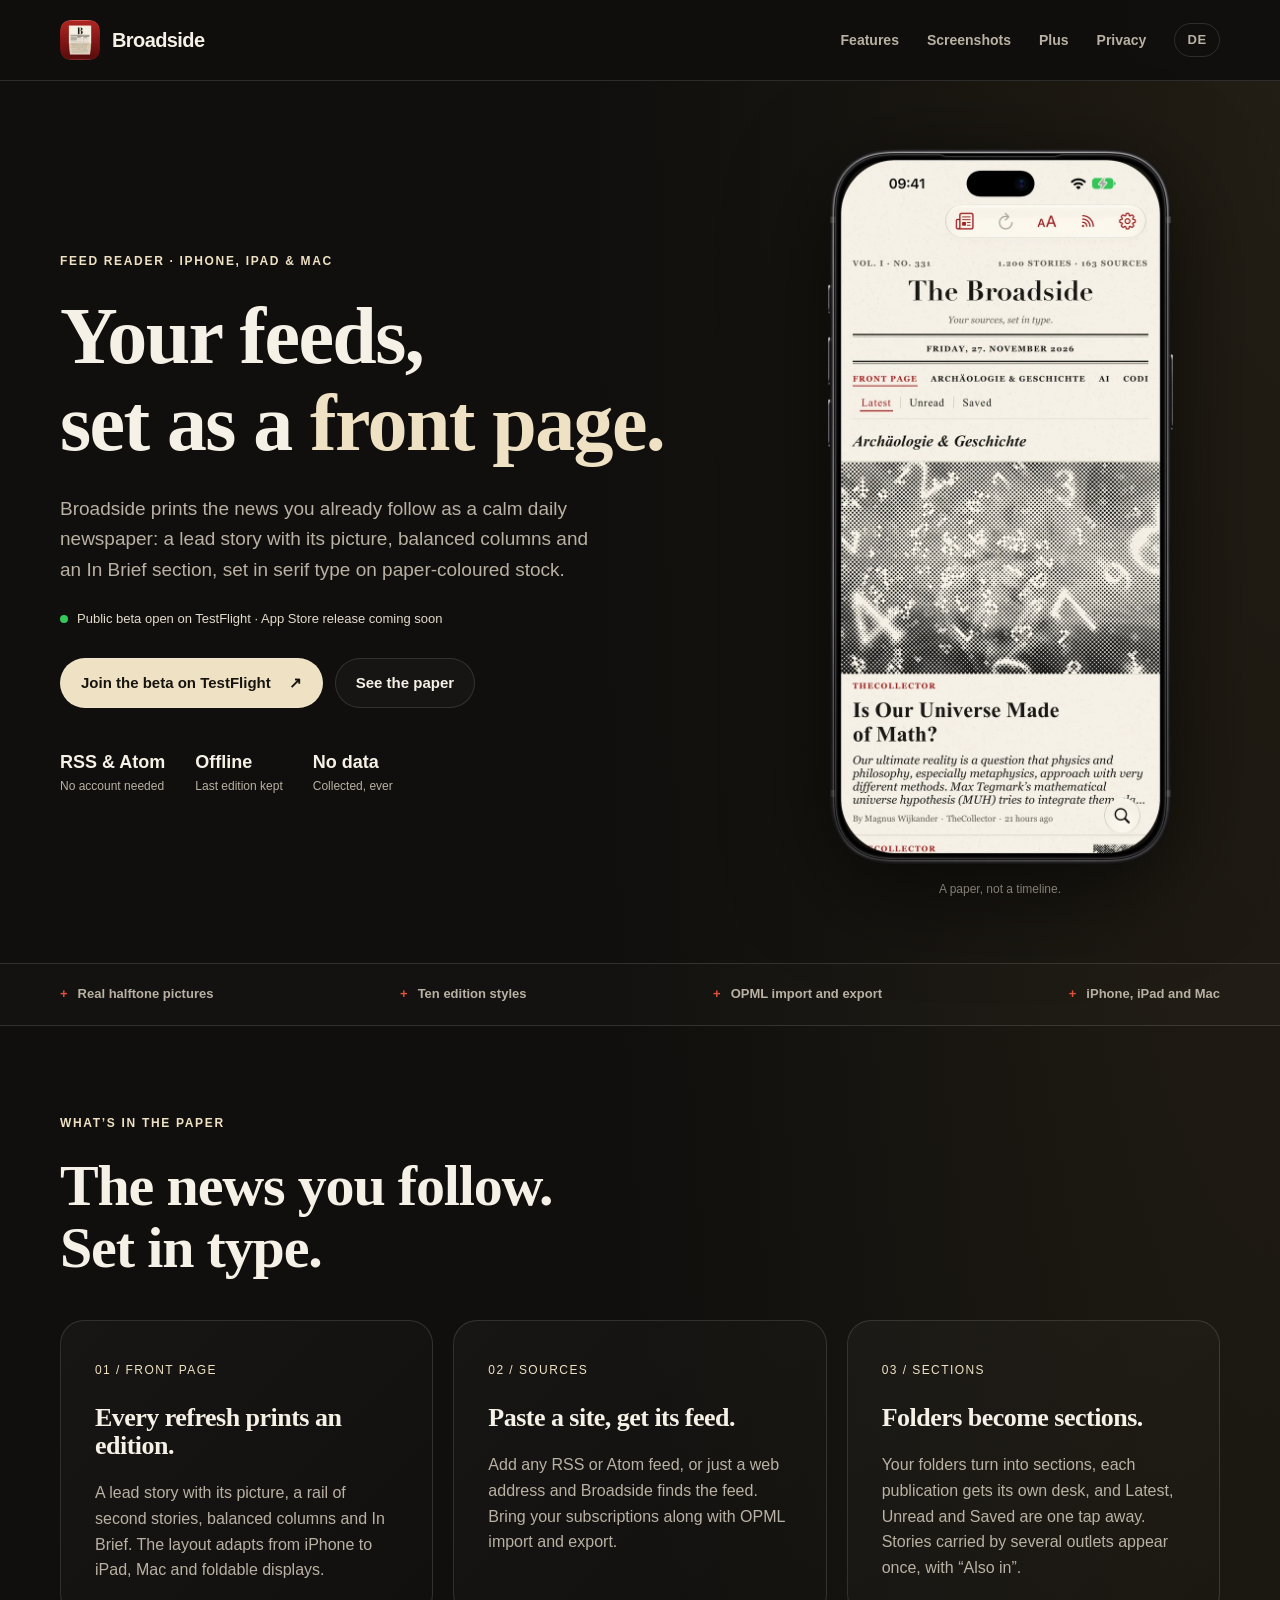
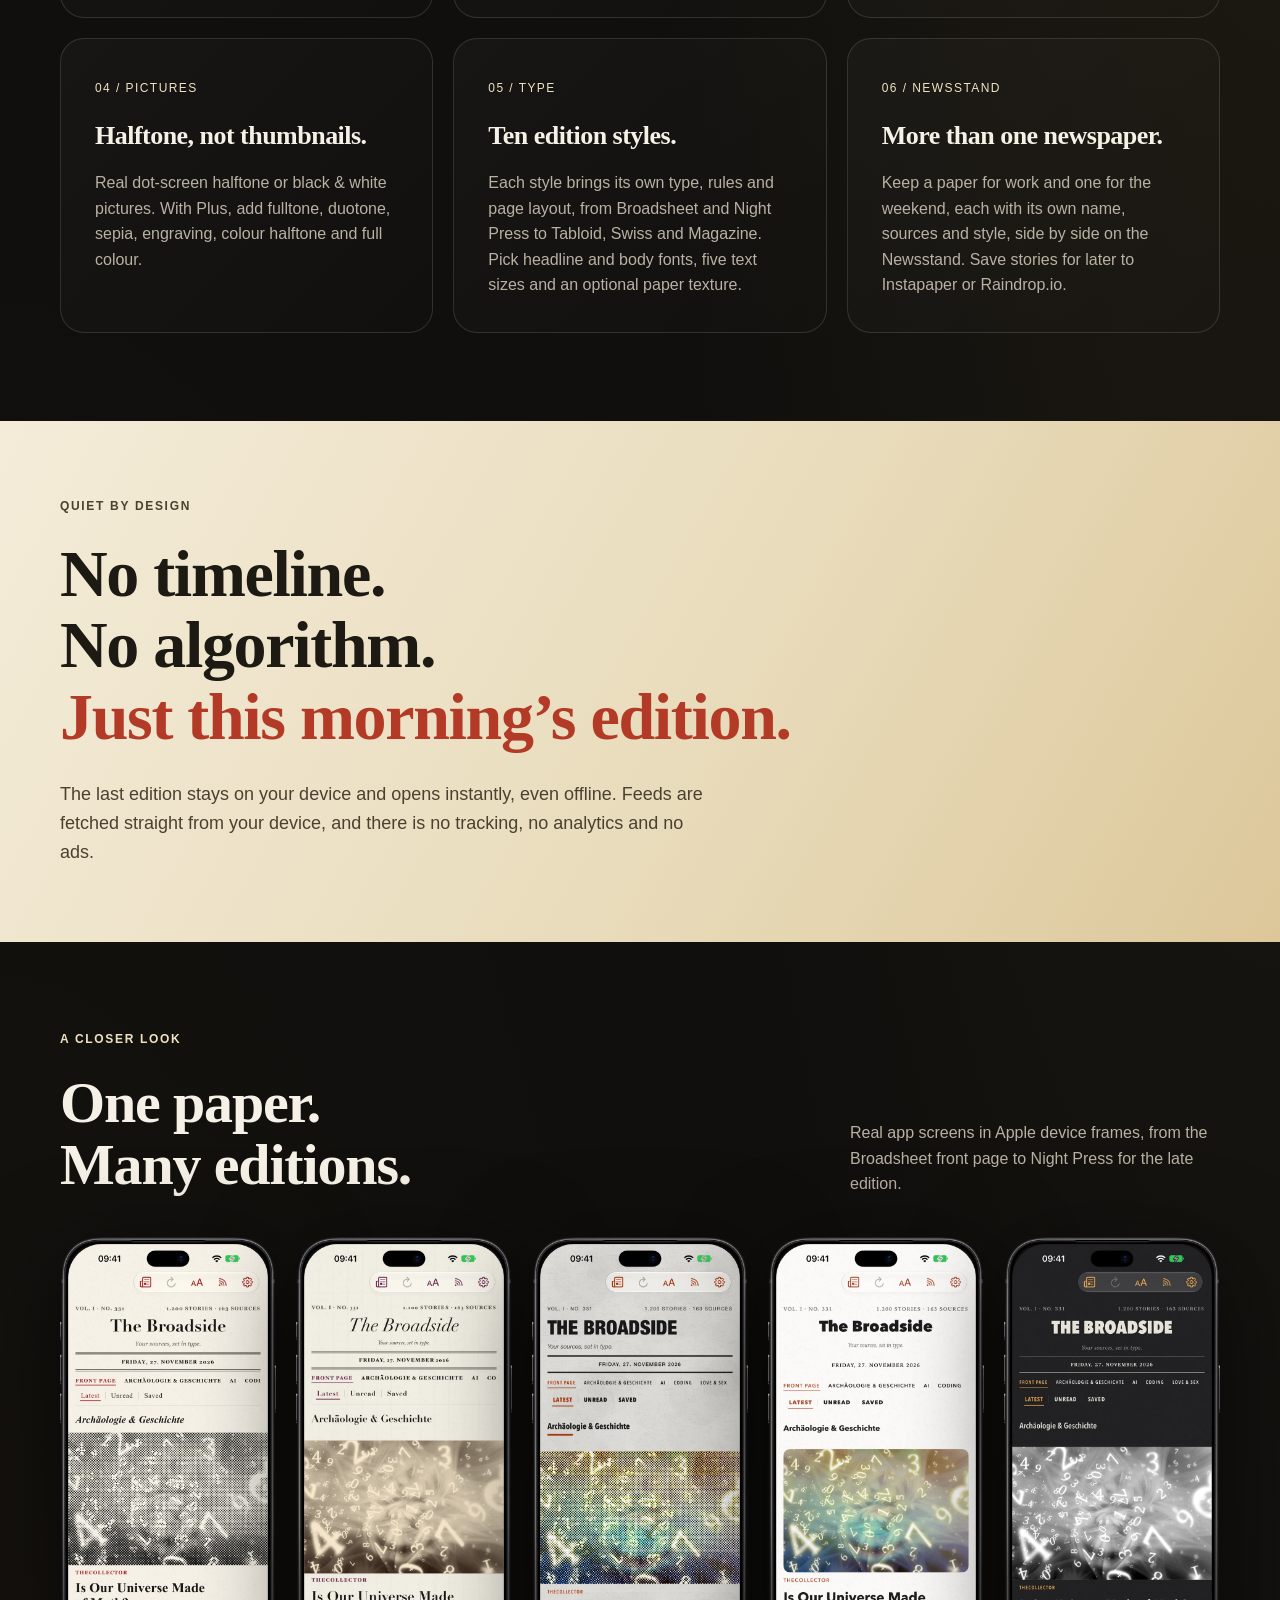
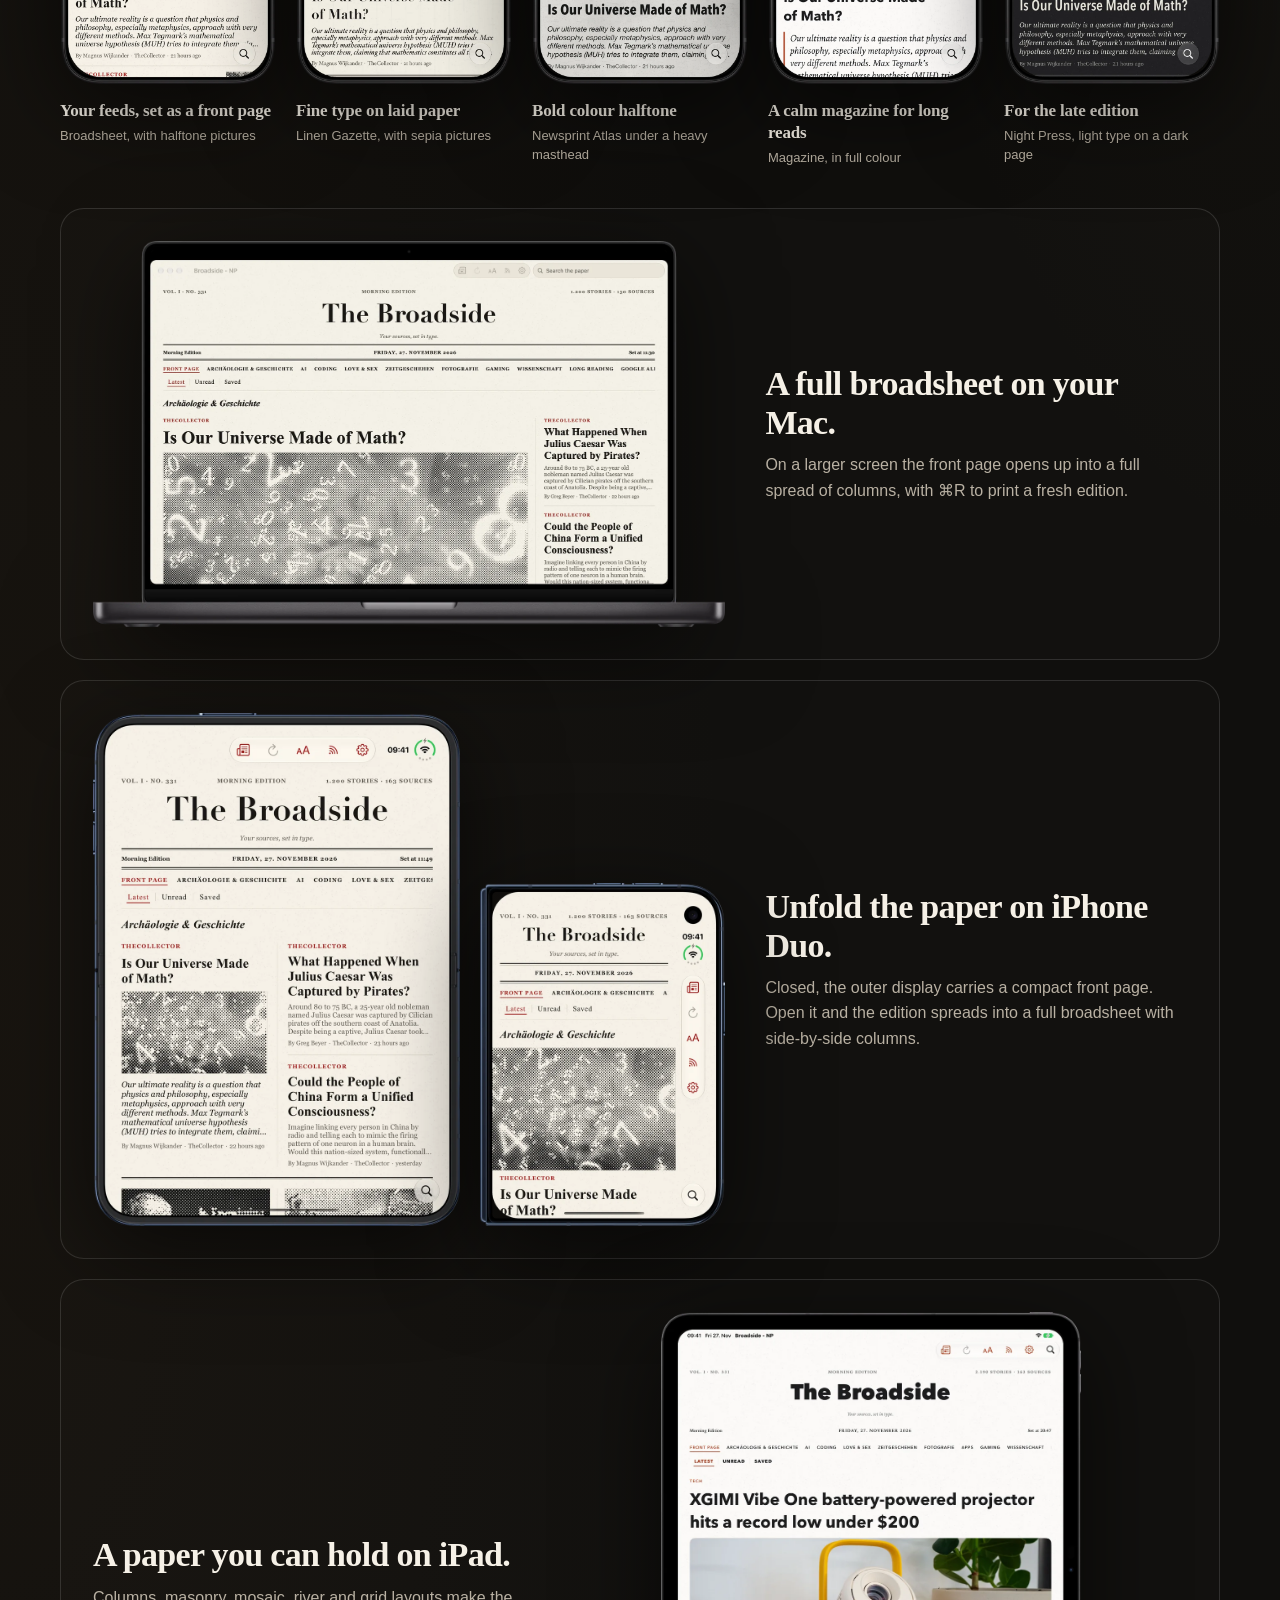
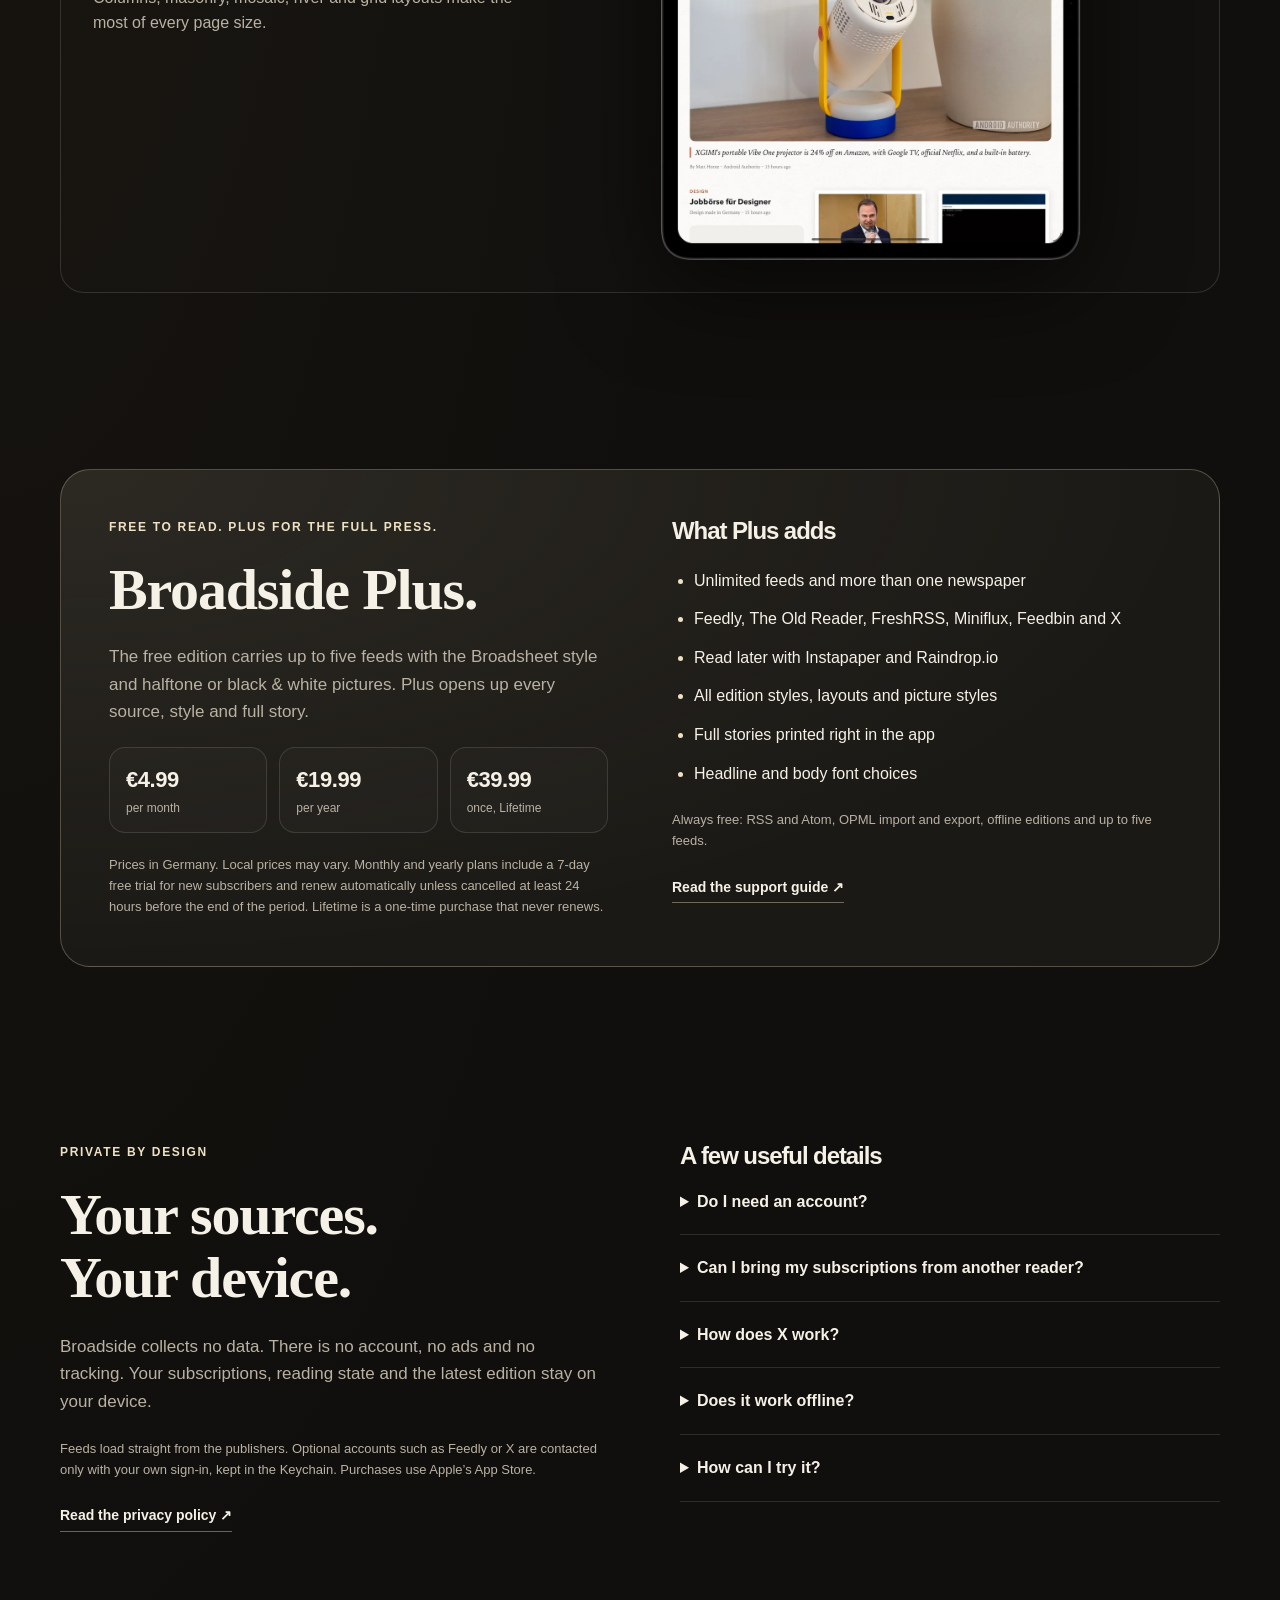
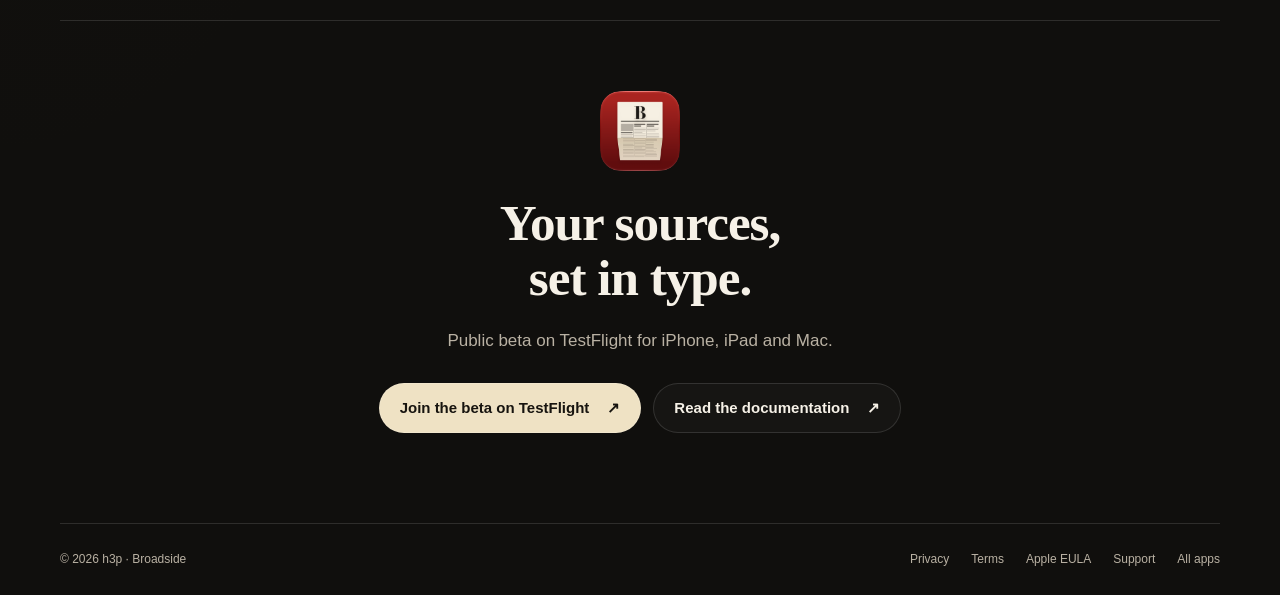
<file: index.html>
<!doctype html>
<html lang="en">
<head>
  <meta charset="utf-8">
  <meta name="viewport" content="width=device-width, initial-scale=1">
  <title>Broadside — Your feeds as a front page</title>
  <meta name="description" content="Broadside sets your RSS and Atom feeds, Feedly and X as a calm printed front page on iPhone, iPad and Mac. Halftone pictures, ten edition styles, offline editions and no data collected.">
  <meta name="theme-color" content="#100f0d">
  <meta property="og:title" content="Broadside — Your feeds as a front page">
  <meta property="og:description" content="Your sources, set in type. Broadside turns RSS, Atom, Feedly and X into a calm daily newspaper for iPhone, iPad and Mac.">
  <meta property="og:type" content="website">
  <meta property="og:url" content="https://h3pdesign.github.io/Broadside-Public/">
  <meta property="og:image" content="https://h3pdesign.github.io/Broadside-Public/assets/app-icon.png?v=2">
  <link rel="canonical" href="https://h3pdesign.github.io/Broadside-Public/">
  <link rel="alternate" hreflang="en" href="https://h3pdesign.github.io/Broadside-Public/">
  <link rel="alternate" hreflang="de" href="https://h3pdesign.github.io/Broadside-Public/de/">
  <link rel="alternate" hreflang="x-default" href="https://h3pdesign.github.io/Broadside-Public/">
  <link rel="icon" href="assets/app-icon.png?v=2">
  <link rel="apple-touch-icon" href="assets/apple-touch-icon.png?v=2">
  <link rel="stylesheet" href="styles.css?v=5">
</head>
<body>
  <a class="skip-link" href="#main">Skip to content</a>
  <header class="site-header">
    <div class="container header-inner">
      <a class="brand" href="#main"><img src="assets/app-icon.png?v=2" width="40" height="40" alt=""><span>Broadside</span></a>
      <div class="header-actions">
        <nav aria-label="Main navigation"><a href="#features">Features</a><a href="#screenshots">Screenshots</a><a href="#plus">Plus</a><a href="#privacy">Privacy</a></nav>
        <a class="lang-switch" href="de/" hreflang="de" lang="de" aria-label="Deutsch">DE</a>
      </div>
    </div>
  </header>
  <main id="main">
    <section class="hero container" aria-labelledby="hero-title">
      <div class="hero-copy">
        <p class="eyebrow">FEED READER · IPHONE, IPAD &amp; MAC</p>
        <h1 id="hero-title">Your feeds,<br>set as a <span>front page.</span></h1>
        <p class="lede">Broadside prints the news you already follow as a calm daily newspaper: a lead story with its picture, balanced columns and an In Brief section, set in serif type on paper-coloured stock.</p>
        <p class="review-status"><span aria-hidden="true"></span>Public beta open on TestFlight · App Store release coming soon</p>
        <div class="actions"><a class="button primary" href="https://testflight.apple.com/join/rrdjZYj8">Join the beta on TestFlight <span aria-hidden="true">↗</span></a><a class="button secondary" href="#screenshots">See the paper</a></div>
        <div class="proof-row"><p><strong>RSS &amp; Atom</strong><span>No account needed</span></p><p><strong>Offline</strong><span>Last edition kept</span></p><p><strong>No data</strong><span>Collected, ever</span></p></div>
      </div>
      <figure class="hero-image"><img src="assets/screenshots/devices/iphone-01-broadsheet.webp" width="700" height="1450" fetchpriority="high" alt="Broadside on iPhone: The Broadside masthead above a halftone lead picture and the headline Is Our Universe Made of Math?"><figcaption>A paper, not a timeline.</figcaption></figure>
    </section>
    <div class="capability-strip" aria-label="Highlights"><div class="container"><span>Real halftone pictures</span><span>Ten edition styles</span><span>OPML import and export</span><span>iPhone, iPad and Mac</span></div></div>
    <section id="features" class="section container" aria-labelledby="features-title">
      <p class="eyebrow">WHAT’S IN THE PAPER</p>
      <h2 id="features-title">The news you follow.<br>Set in type.</h2>
      <div class="feature-grid"><article class="card"><span class="card-number">01 / FRONT PAGE</span><h3>Every refresh prints an edition.</h3><p>A lead story with its picture, a rail of second stories, balanced columns and In Brief. The layout adapts from iPhone to iPad, Mac and foldable displays.</p></article><article class="card"><span class="card-number">02 / SOURCES</span><h3>Paste a site, get its feed.</h3><p>Add any RSS or Atom feed, or just a web address and Broadside finds the feed. Bring your subscriptions along with OPML import and export.</p></article><article class="card"><span class="card-number">03 / SECTIONS</span><h3>Folders become sections.</h3><p>Your folders turn into sections, each publication gets its own desk, and Latest, Unread and Saved are one tap away. Stories carried by several outlets appear once, with “Also in”.</p></article><article class="card"><span class="card-number">04 / PICTURES</span><h3>Halftone, not thumbnails.</h3><p>Real dot-screen halftone or black &amp; white pictures. With Plus, add fulltone, duotone, sepia, engraving, colour halftone and full colour.</p></article><article class="card"><span class="card-number">05 / TYPE</span><h3>Ten edition styles.</h3><p>Each style brings its own type, rules and page layout, from Broadsheet and Night Press to Tabloid, Swiss and Magazine. Pick headline and body fonts, five text sizes and an optional paper texture.</p></article><article class="card"><span class="card-number">06 / NEWSSTAND</span><h3>More than one newspaper.</h3><p>Keep a paper for work and one for the weekend, each with its own name, sources and style, side by side on the Newsstand. Save stories for later to Instapaper or Raindrop.io.</p></article></div>
    </section>
    <section class="statement"><div class="container"><p class="eyebrow">QUIET BY DESIGN</p><h2>No timeline.<br>No algorithm.<br><span>Just this morning’s edition.</span></h2><p>The last edition stays on your device and opens instantly, even offline. Feeds are fetched straight from your device, and there is no tracking, no analytics and no ads.</p></div></section>
    <section id="screenshots" class="section container" aria-labelledby="screenshots-title">
      <div class="section-heading"><div><p class="eyebrow">A CLOSER LOOK</p><h2 id="screenshots-title">One paper.<br>Many editions.</h2></div><p>Real app screens in Apple device frames, from the Broadsheet front page to Night Press for the late edition.<br><span class="gallery-hint">Scroll sideways for all five iPhone screenshots.</span></p></div>
      <div class="gallery" role="region" aria-label="iPhone screenshots" tabindex="0"><figure><img src="assets/screenshots/devices/iphone-01-broadsheet.webp" width="700" height="1450" loading="lazy" alt="Your feeds, set as a front page. The Broadsheet edition with a halftone lead picture."><figcaption><strong>Your feeds, set as a front page</strong><span>Broadsheet, with halftone pictures</span></figcaption></figure><figure><img src="assets/screenshots/devices/iphone-02-linenGazette.webp" width="700" height="1450" loading="lazy" alt="Linen Gazette: fine type on laid paper, with a sepia picture."><figcaption><strong>Fine type on laid paper</strong><span>Linen Gazette, with sepia pictures</span></figcaption></figure><figure><img src="assets/screenshots/devices/iphone-03-newsprintAtlas.webp" width="700" height="1450" loading="lazy" alt="Newsprint Atlas: bold colour halftone under a heavy masthead."><figcaption><strong>Bold colour halftone</strong><span>Newsprint Atlas under a heavy masthead</span></figcaption></figure><figure><img src="assets/screenshots/devices/iphone-04-magazine.webp" width="700" height="1450" loading="lazy" alt="A calm magazine for long reads, with a full-colour picture."><figcaption><strong>A calm magazine for long reads</strong><span>Magazine, in full colour</span></figcaption></figure><figure><img src="assets/screenshots/devices/iphone-05-nightPress.webp" width="700" height="1450" loading="lazy" alt="Night Press for the late edition: light type on a dark page."><figcaption><strong>For the late edition</strong><span>Night Press, light type on a dark page</span></figcaption></figure></div>
      <figure class="device-panel"><img src="assets/screenshots/devices/mac-01-broadsheet.webp" width="1600" height="977" loading="lazy" alt="Broadside on Mac: a full broadsheet front page with several columns of stories."><figcaption><strong>A full broadsheet on your Mac.</strong><span>On a larger screen the front page opens up into a full spread of columns, with ⌘R to print a fresh edition.</span></figcaption></figure>
      <figure class="device-panel duo"><div class="duo-pair"><img src="assets/screenshots/devices/duo-inner-01-broadsheet.webp" width="900" height="1256" loading="lazy" alt="Broadside on iPhone Duo, open: a two-column broadsheet front page across the inner display."><img src="assets/screenshots/devices/duo-outer-01-broadsheet.webp" width="600" height="838" loading="lazy" alt="Broadside on iPhone Duo, closed: the front page on the outer display with the toolbar at the side."></div><figcaption><strong>Unfold the paper on iPhone Duo.</strong><span>Closed, the outer display carries a compact front page. Open it and the edition spreads into a full broadsheet with side-by-side columns.</span></figcaption></figure>
      <figure class="device-panel ipad"><figcaption><strong>A paper you can hold on iPad.</strong><span>Columns, masonry, mosaic, river and grid layouts make the most of every page size.</span></figcaption><img src="assets/screenshots/devices/ipad-04-magazine.webp" width="1000" height="1305" loading="lazy" alt="Broadside on iPad: the Magazine edition with a large picture and long-read columns."></figure>
    </section>
    <section id="plus" class="section container" aria-labelledby="plus-title">
      <div class="access-panel">
        <div><p class="eyebrow">FREE TO READ. PLUS FOR THE FULL PRESS.</p><h2 id="plus-title">Broadside Plus.</h2><p>The free edition carries up to five feeds with the Broadsheet style and halftone or black &amp; white pictures. Plus opens up every source, style and full story.</p><div class="plans"><p><strong>€4.99</strong><span>per month</span></p><p><strong>€19.99</strong><span>per year</span></p><p><strong>€39.99</strong><span>once, Lifetime</span></p></div><p class="small">Prices in Germany. Local prices may vary. Monthly and yearly plans include a 7-day free trial for new subscribers and renew automatically unless cancelled at least 24 hours before the end of the period. Lifetime is a one-time purchase that never renews.</p></div>
        <div class="access-details"><h3>What Plus adds</h3><ul><li>Unlimited feeds and more than one newspaper</li><li>Feedly, The Old Reader, FreshRSS, Miniflux, Feedbin and X</li><li>Read later with Instapaper and Raindrop.io</li><li>All edition styles, layouts and picture styles</li><li>Full stories printed right in the app</li><li>Headline and body font choices</li></ul><p class="small">Always free: RSS and Atom, OPML import and export, offline editions and up to five feeds.</p><a class="text-link" href="https://apps-h3p.com/apps/broadside/support">Read the support guide <span aria-hidden="true">↗</span></a></div>
      </div>
    </section>
    <section id="privacy" class="section container privacy-section" aria-labelledby="privacy-title">
      <div><p class="eyebrow">PRIVATE BY DESIGN</p><h2 id="privacy-title">Your sources.<br>Your device.</h2><p>Broadside collects no data. There is no account, no ads and no tracking. Your subscriptions, reading state and the latest edition stay on your device.</p><p class="small">Feeds load straight from the publishers. Optional accounts such as Feedly or X are contacted only with your own sign-in, kept in the Keychain. Purchases use Apple’s App Store.</p><a class="text-link" href="https://apps-h3p.com/apps/broadside/privacy-policy">Read the privacy policy <span aria-hidden="true">↗</span></a></div>
      <div class="faq"><h3>A few useful details</h3><details><summary>Do I need an account?</summary><p>No. Add any RSS or Atom feed or paste a website address. On first launch you can also tap Add starter feeds to get going straight away.</p></details><details><summary>Can I bring my subscriptions from another reader?</summary><p>Yes. Import an OPML file in Sources, and export your paper the same way. With Plus you can also connect Feedly, The Old Reader, FreshRSS, Miniflux or Feedbin.</p></details><details><summary>How does X work?</summary><p>X is optional and part of Plus. It needs your own X developer app Client ID and an X API plan that includes the home timeline.</p></details><details><summary>Does it work offline?</summary><p>Yes. The last edition is kept on your device and opens instantly, with or without a connection.</p></details><details><summary>How can I try it?</summary><p>The public beta is open now: <a href="https://testflight.apple.com/join/rrdjZYj8">join it on TestFlight</a> on iPhone, iPad or Mac. The App Store release is coming soon; follow the <a href="https://apps-h3p.com/apps/broadside/overview">app documentation</a> for updates.</p></details></div>
    </section>
    <section class="closing container"><img src="assets/app-icon.png?v=2" width="80" height="80" loading="lazy" alt="Broadside app icon"><h2>Your sources,<br>set in type.</h2><p>Public beta on TestFlight for iPhone, iPad and Mac.</p><div class="actions"><a class="button primary" href="https://testflight.apple.com/join/rrdjZYj8">Join the beta on TestFlight <span aria-hidden="true">↗</span></a><a class="button secondary" href="https://apps-h3p.com/apps/broadside/overview">Read the documentation <span aria-hidden="true">↗</span></a></div></section>
  </main>
  <footer class="container site-footer"><p>© 2026 h3p · Broadside</p><nav aria-label="Legal and support"><a href="https://apps-h3p.com/apps/broadside/privacy-policy">Privacy</a><a href="https://apps-h3p.com/policies/terms-of-service">Terms</a><a href="https://www.apple.com/legal/internet-services/itunes/dev/stdeula/">Apple EULA</a><a href="https://apps-h3p.com/apps/broadside/support">Support</a><a href="https://h3pdesign.github.io/">All apps</a></nav></footer>
</body>
</html>
</file>
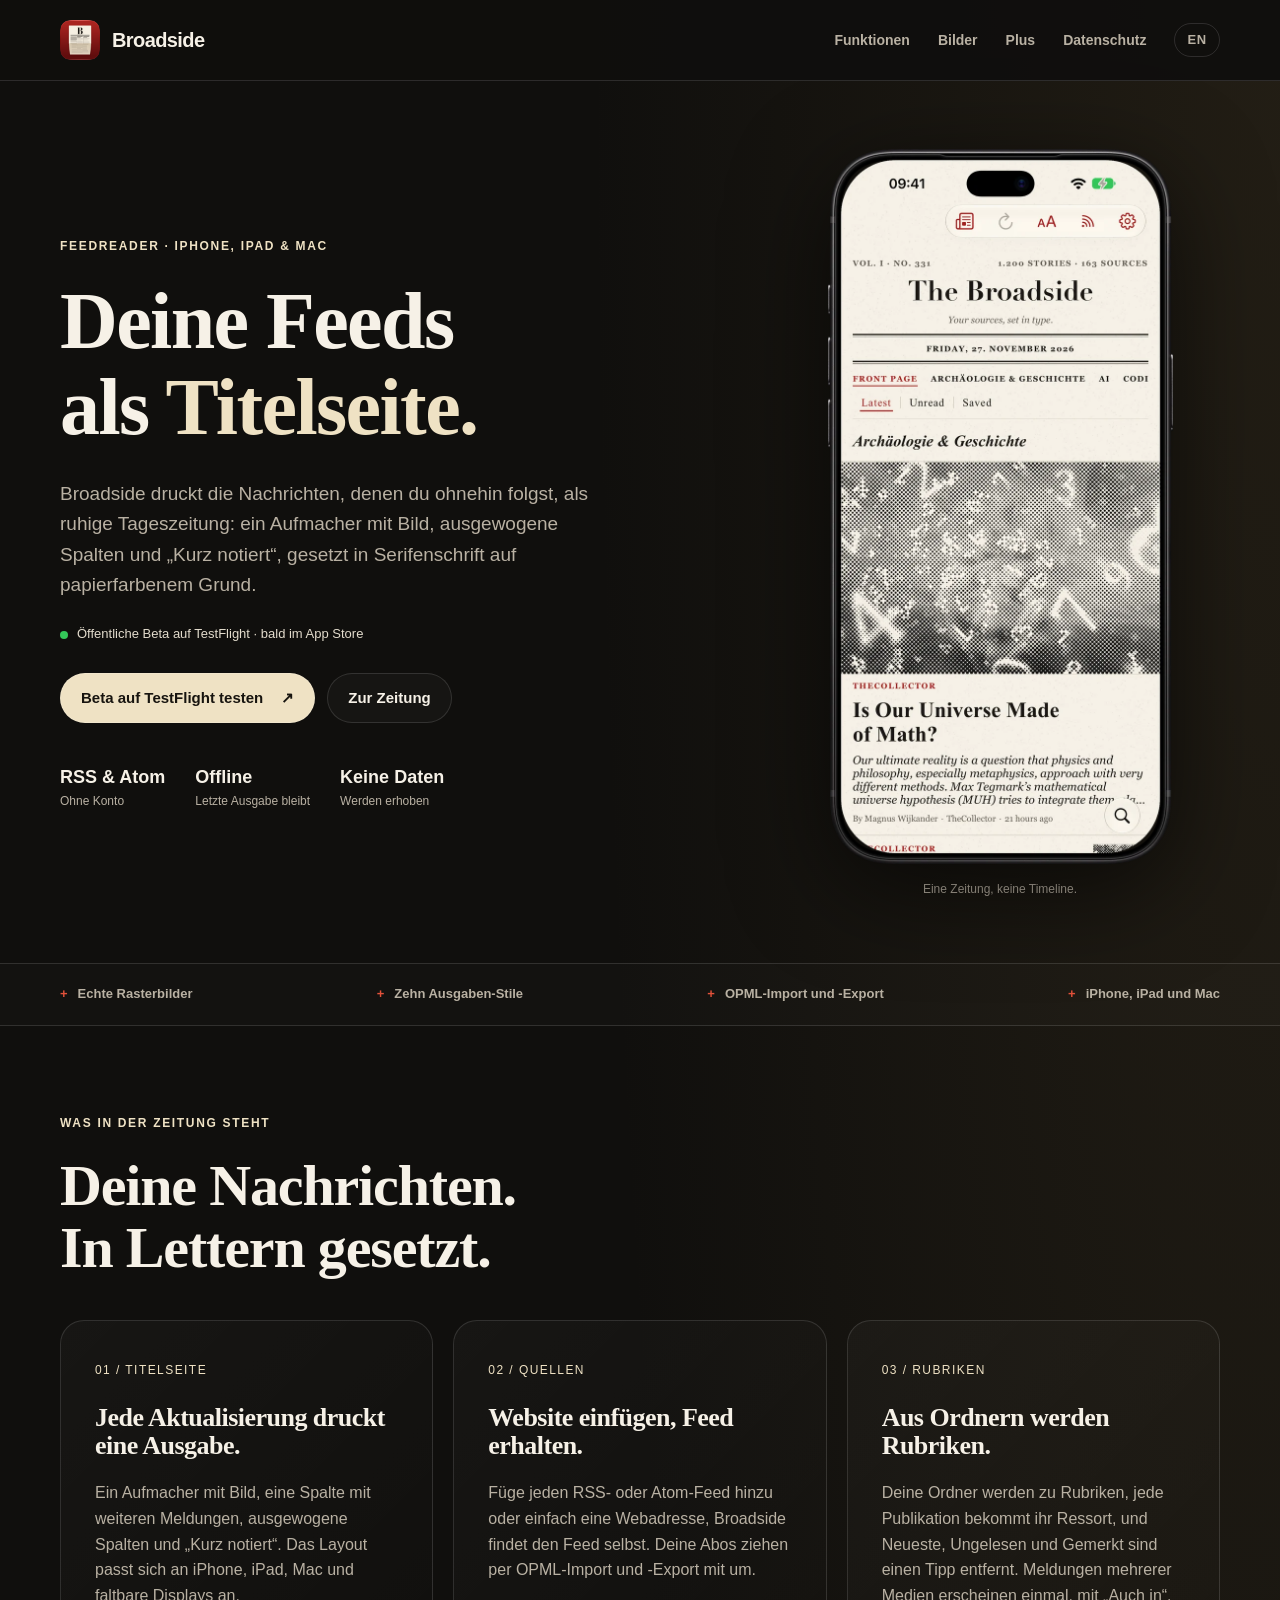
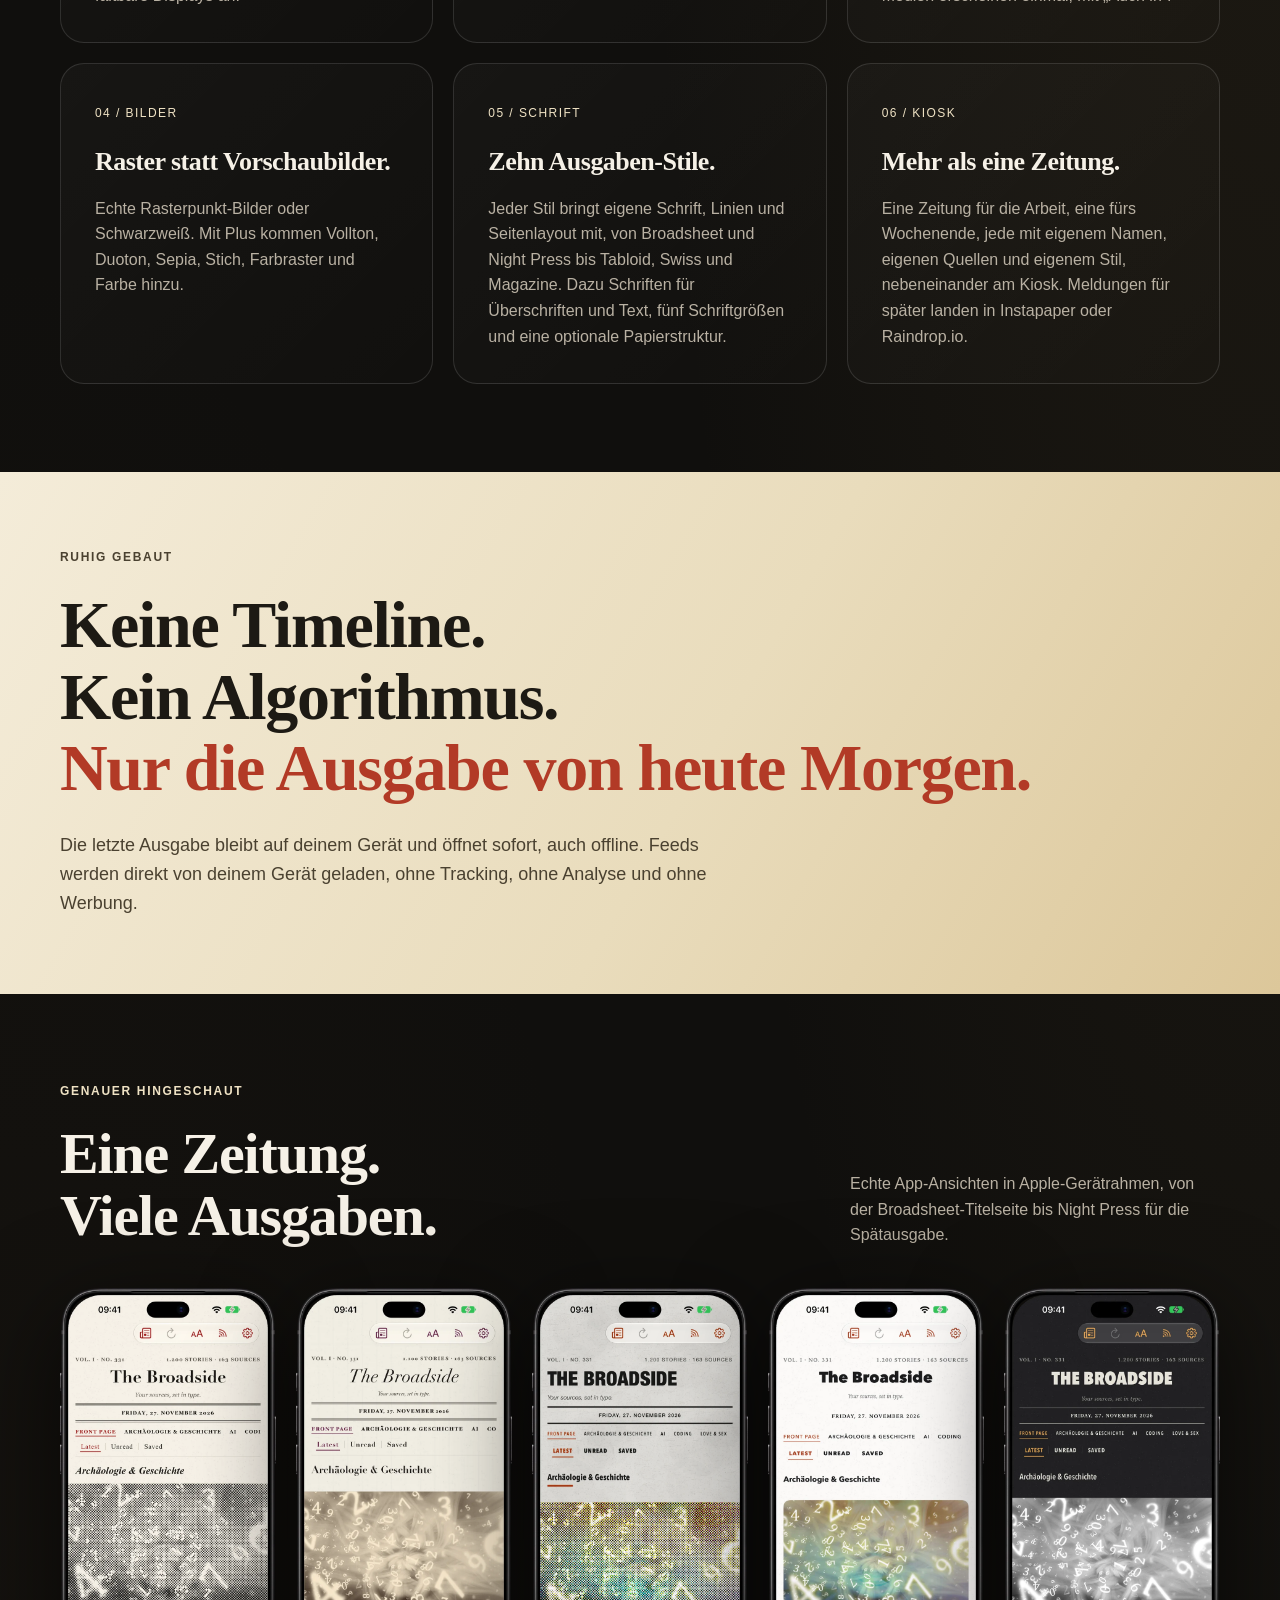
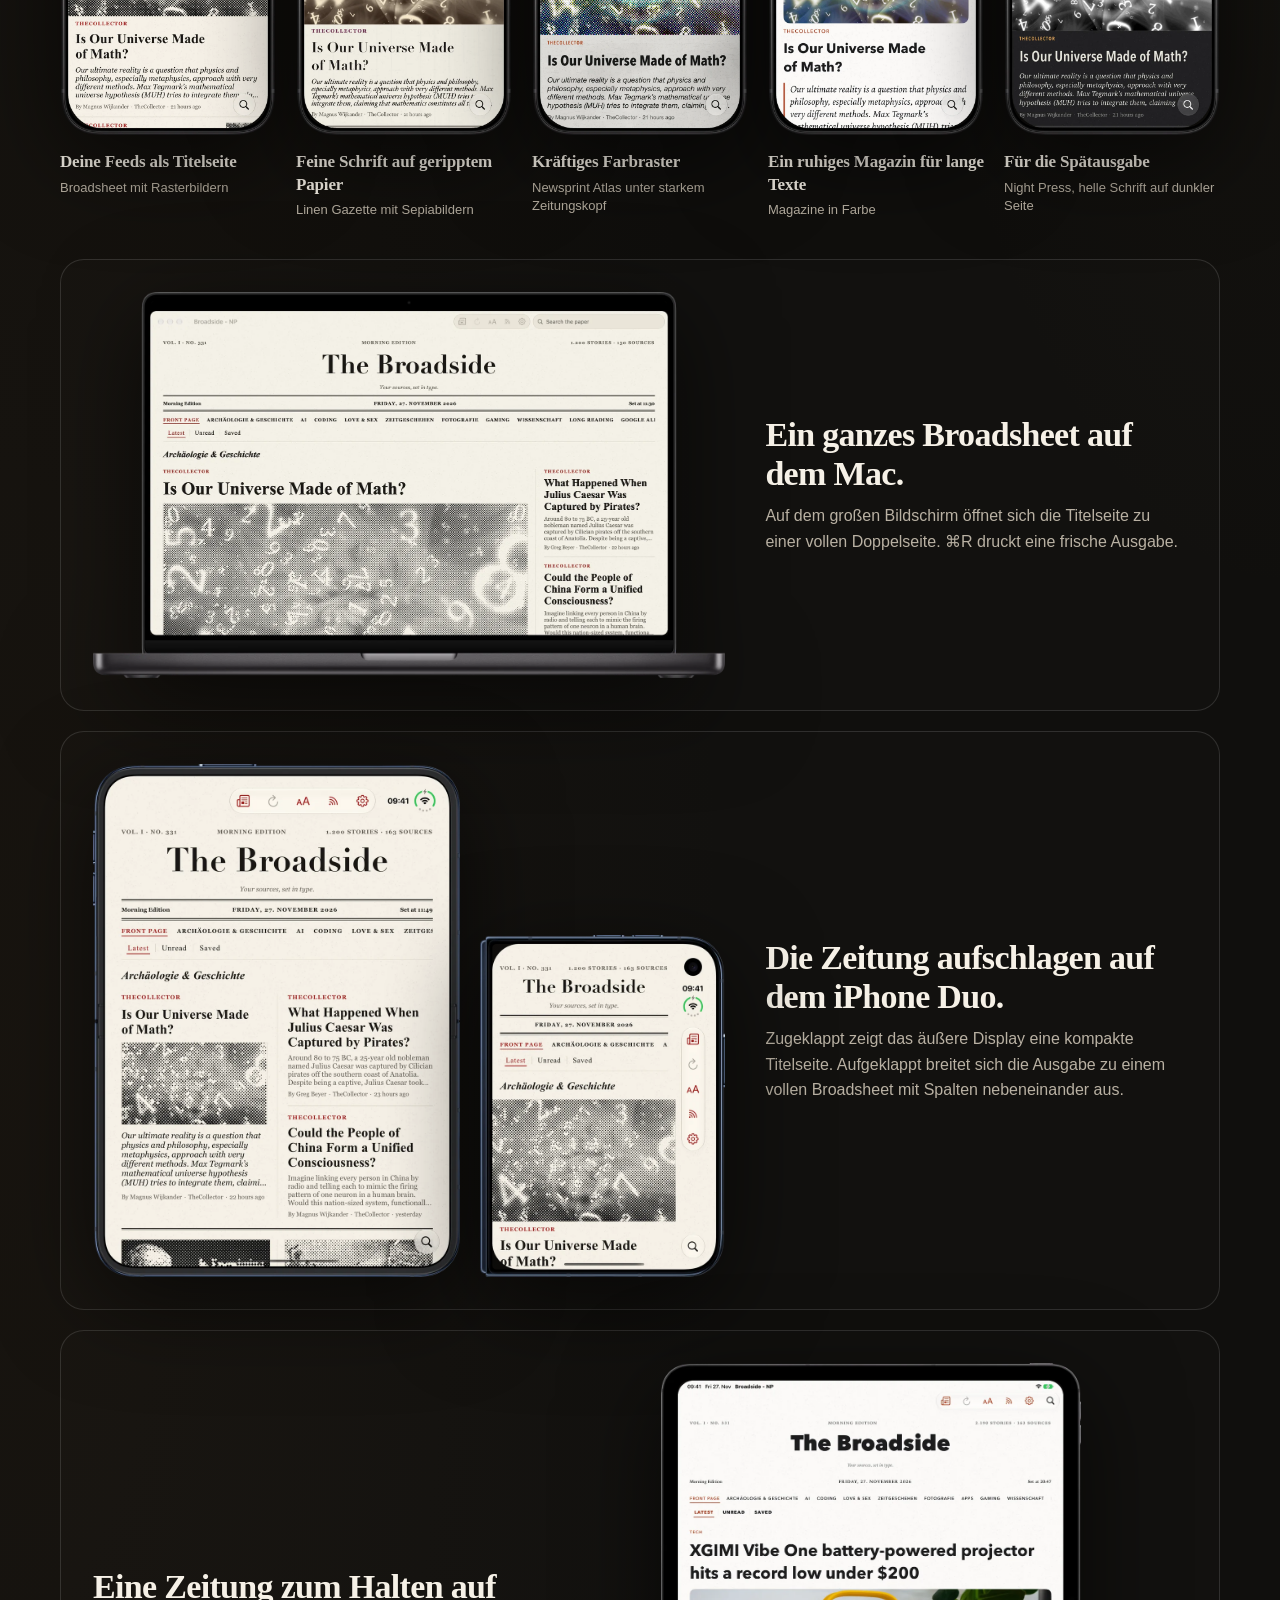
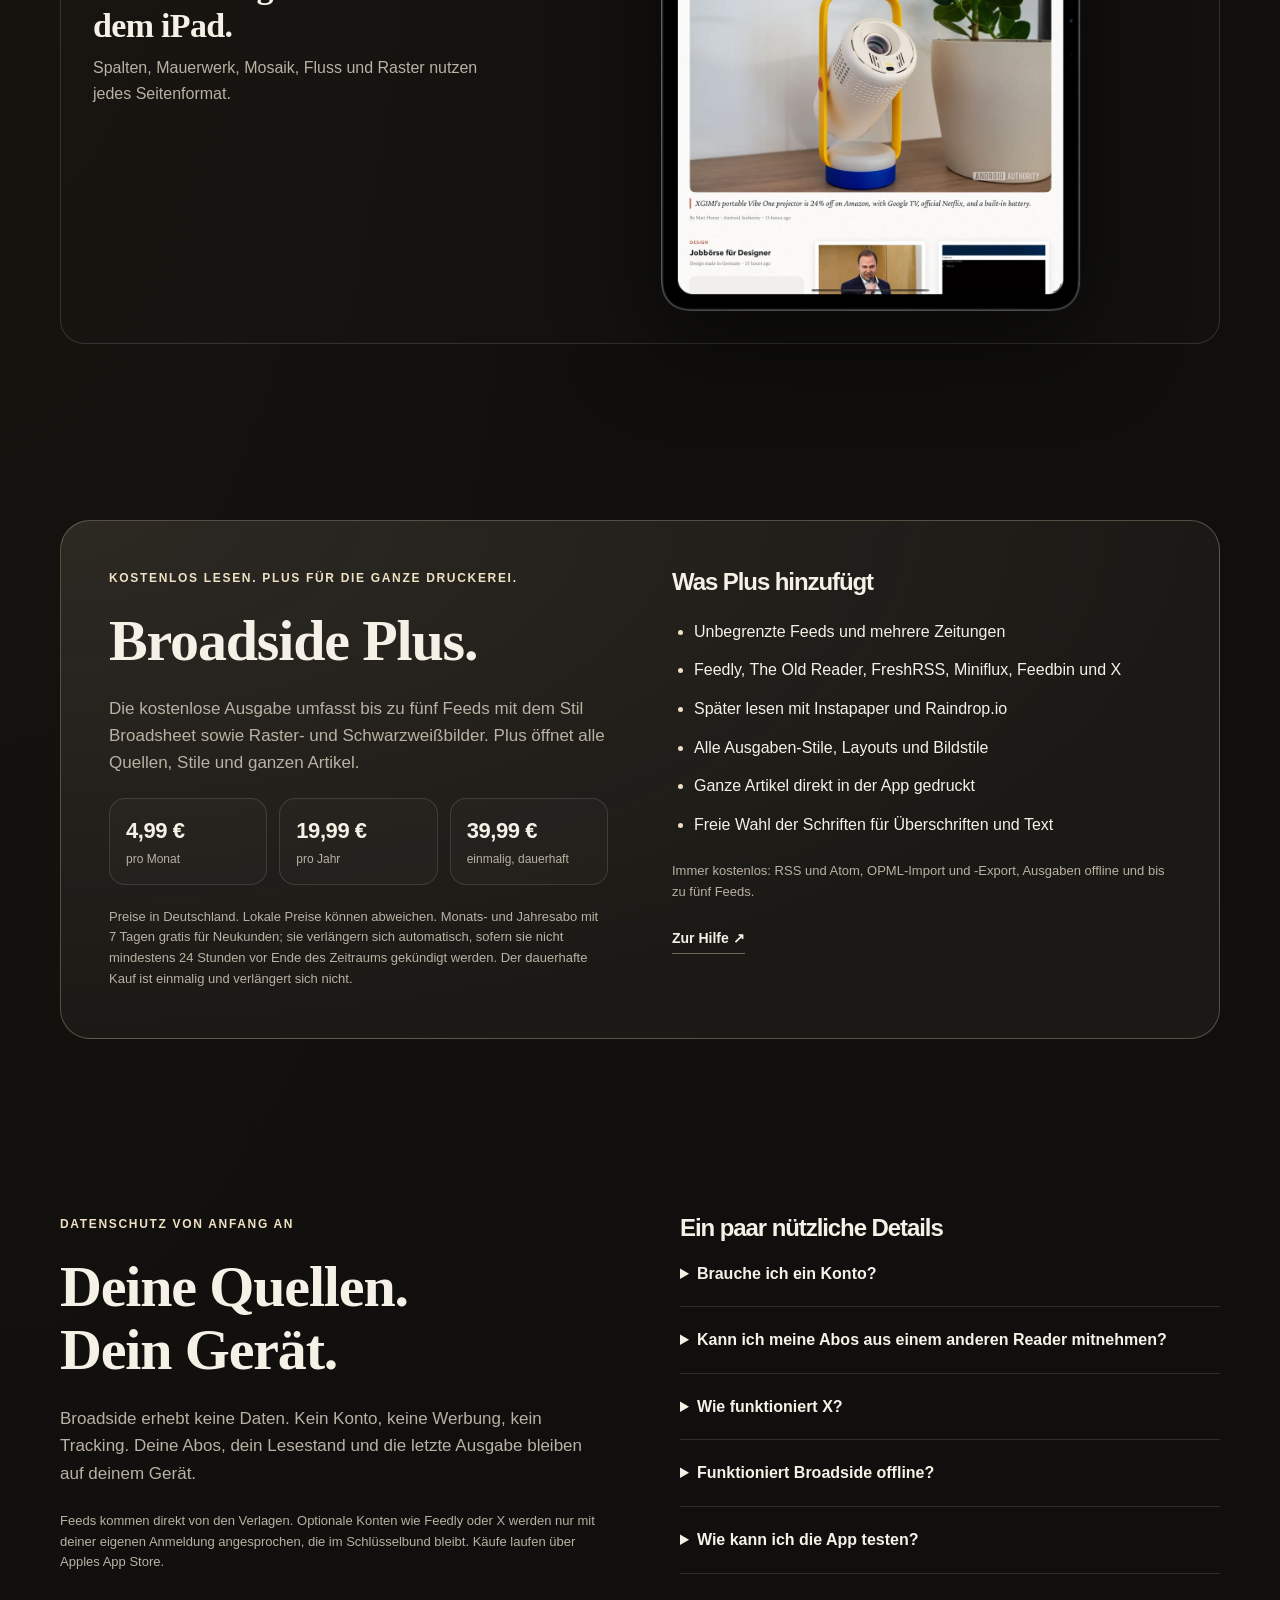
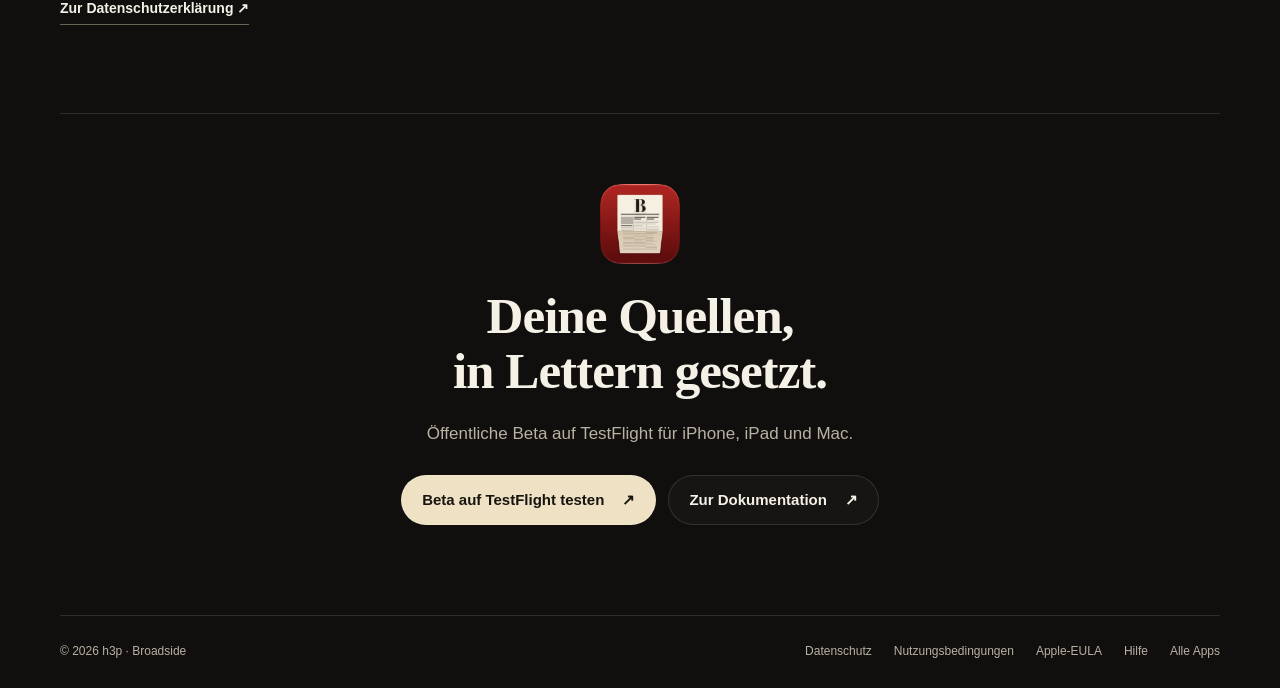
<file: de/index.html>
<!doctype html>
<html lang="de">
<head>
  <meta charset="utf-8">
  <meta name="viewport" content="width=device-width, initial-scale=1">
  <title>Broadside — Deine Feeds als Titelseite</title>
  <meta name="description" content="Broadside setzt deine RSS- und Atom-Feeds, Feedly und X als ruhige gedruckte Titelseite auf iPhone, iPad und Mac. Rasterbilder, zehn Ausgaben-Stile, Ausgaben offline und keine Datenerhebung.">
  <meta name="theme-color" content="#100f0d">
  <meta property="og:title" content="Broadside — Deine Feeds als Titelseite">
  <meta property="og:description" content="Deine Quellen, in Lettern gesetzt. Broadside macht aus RSS, Atom, Feedly und X eine ruhige Tageszeitung für iPhone, iPad und Mac.">
  <meta property="og:type" content="website">
  <meta property="og:locale" content="de_DE">
  <meta property="og:url" content="https://h3pdesign.github.io/Broadside-Public/de/">
  <meta property="og:image" content="https://h3pdesign.github.io/Broadside-Public/assets/app-icon.png?v=2">
  <link rel="canonical" href="https://h3pdesign.github.io/Broadside-Public/de/">
  <link rel="alternate" hreflang="en" href="https://h3pdesign.github.io/Broadside-Public/">
  <link rel="alternate" hreflang="de" href="https://h3pdesign.github.io/Broadside-Public/de/">
  <link rel="alternate" hreflang="x-default" href="https://h3pdesign.github.io/Broadside-Public/">
  <link rel="icon" href="../assets/app-icon.png?v=2">
  <link rel="apple-touch-icon" href="../assets/apple-touch-icon.png?v=2">
  <link rel="stylesheet" href="../styles.css?v=5">
</head>
<body>
  <a class="skip-link" href="#main">Zum Inhalt springen</a>
  <header class="site-header">
    <div class="container header-inner">
      <a class="brand" href="#main"><img src="../assets/app-icon.png?v=2" width="40" height="40" alt=""><span>Broadside</span></a>
      <div class="header-actions">
        <nav aria-label="Hauptnavigation"><a href="#features">Funktionen</a><a href="#screenshots">Bilder</a><a href="#plus">Plus</a><a href="#privacy">Datenschutz</a></nav>
        <a class="lang-switch" href="../" hreflang="en" lang="en" aria-label="English">EN</a>
      </div>
    </div>
  </header>
  <main id="main">
    <section class="hero container" aria-labelledby="hero-title">
      <div class="hero-copy">
        <p class="eyebrow">FEEDREADER · IPHONE, IPAD &amp; MAC</p>
        <h1 id="hero-title">Deine Feeds<br>als <span>Titelseite.</span></h1>
        <p class="lede">Broadside druckt die Nachrichten, denen du ohnehin folgst, als ruhige Tageszeitung: ein Aufmacher mit Bild, ausgewogene Spalten und „Kurz notiert“, gesetzt in Serifenschrift auf papierfarbenem Grund.</p>
        <p class="review-status"><span aria-hidden="true"></span>Öffentliche Beta auf TestFlight · bald im App Store</p>
        <div class="actions"><a class="button primary" href="https://testflight.apple.com/join/rrdjZYj8">Beta auf TestFlight testen <span aria-hidden="true">↗</span></a><a class="button secondary" href="#screenshots">Zur Zeitung</a></div>
        <div class="proof-row"><p><strong>RSS &amp; Atom</strong><span>Ohne Konto</span></p><p><strong>Offline</strong><span>Letzte Ausgabe bleibt</span></p><p><strong>Keine Daten</strong><span>Werden erhoben</span></p></div>
      </div>
      <figure class="hero-image"><img src="../assets/screenshots/devices/iphone-01-broadsheet.webp" width="700" height="1450" fetchpriority="high" alt="Broadside auf dem iPhone: der Titel The Broadside über einem Aufmacher mit Rasterbild"><figcaption>Eine Zeitung, keine Timeline.</figcaption></figure>
    </section>
    <div class="capability-strip" aria-label="Highlights"><div class="container"><span>Echte Rasterbilder</span><span>Zehn Ausgaben-Stile</span><span>OPML-Import und -Export</span><span>iPhone, iPad und Mac</span></div></div>
    <section id="features" class="section container" aria-labelledby="features-title">
      <p class="eyebrow">WAS IN DER ZEITUNG STEHT</p>
      <h2 id="features-title">Deine Nachrichten.<br>In Lettern gesetzt.</h2>
      <div class="feature-grid"><article class="card"><span class="card-number">01 / TITELSEITE</span><h3>Jede Aktualisierung druckt eine Ausgabe.</h3><p>Ein Aufmacher mit Bild, eine Spalte mit weiteren Meldungen, ausgewogene Spalten und „Kurz notiert“. Das Layout passt sich an iPhone, iPad, Mac und faltbare Displays an.</p></article><article class="card"><span class="card-number">02 / QUELLEN</span><h3>Website einfügen, Feed erhalten.</h3><p>Füge jeden RSS- oder Atom-Feed hinzu oder einfach eine Webadresse, Broadside findet den Feed selbst. Deine Abos ziehen per OPML-Import und -Export mit um.</p></article><article class="card"><span class="card-number">03 / RUBRIKEN</span><h3>Aus Ordnern werden Rubriken.</h3><p>Deine Ordner werden zu Rubriken, jede Publikation bekommt ihr Ressort, und Neueste, Ungelesen und Gemerkt sind einen Tipp entfernt. Meldungen mehrerer Medien erscheinen einmal, mit „Auch in“.</p></article><article class="card"><span class="card-number">04 / BILDER</span><h3>Raster statt Vorschaubilder.</h3><p>Echte Rasterpunkt-Bilder oder Schwarzweiß. Mit Plus kommen Vollton, Duoton, Sepia, Stich, Farbraster und Farbe hinzu.</p></article><article class="card"><span class="card-number">05 / SCHRIFT</span><h3>Zehn Ausgaben-Stile.</h3><p>Jeder Stil bringt eigene Schrift, Linien und Seitenlayout mit, von Broadsheet und Night Press bis Tabloid, Swiss und Magazine. Dazu Schriften für Überschriften und Text, fünf Schriftgrößen und eine optionale Papierstruktur.</p></article><article class="card"><span class="card-number">06 / KIOSK</span><h3>Mehr als eine Zeitung.</h3><p>Eine Zeitung für die Arbeit, eine fürs Wochenende, jede mit eigenem Namen, eigenen Quellen und eigenem Stil, nebeneinander am Kiosk. Meldungen für später landen in Instapaper oder Raindrop.io.</p></article></div>
    </section>
    <section class="statement"><div class="container"><p class="eyebrow">RUHIG GEBAUT</p><h2>Keine Timeline.<br>Kein Algorithmus.<br><span>Nur die Ausgabe von heute Morgen.</span></h2><p>Die letzte Ausgabe bleibt auf deinem Gerät und öffnet sofort, auch offline. Feeds werden direkt von deinem Gerät geladen, ohne Tracking, ohne Analyse und ohne Werbung.</p></div></section>
    <section id="screenshots" class="section container" aria-labelledby="screenshots-title">
      <div class="section-heading"><div><p class="eyebrow">GENAUER HINGESCHAUT</p><h2 id="screenshots-title">Eine Zeitung.<br>Viele Ausgaben.</h2></div><p>Echte App-Ansichten in Apple-Gerätrahmen, von der Broadsheet-Titelseite bis Night Press für die Spätausgabe.<br><span class="gallery-hint">Seitlich scrollen für alle fünf iPhone-Bilder.</span></p></div>
      <div class="gallery" role="region" aria-label="iPhone-Bildschirmfotos" tabindex="0"><figure><img src="../assets/screenshots/devices/iphone-01-broadsheet.webp" width="700" height="1450" loading="lazy" alt="Deine Feeds als Titelseite: die Ausgabe Broadsheet mit Rasterbild."><figcaption><strong>Deine Feeds als Titelseite</strong><span>Broadsheet mit Rasterbildern</span></figcaption></figure><figure><img src="../assets/screenshots/devices/iphone-02-linenGazette.webp" width="700" height="1450" loading="lazy" alt="Linen Gazette: feine Schrift auf geripptem Papier, mit Sepiabild."><figcaption><strong>Feine Schrift auf geripptem Papier</strong><span>Linen Gazette mit Sepiabildern</span></figcaption></figure><figure><img src="../assets/screenshots/devices/iphone-03-newsprintAtlas.webp" width="700" height="1450" loading="lazy" alt="Newsprint Atlas: kräftiges Farbraster unter einem starken Zeitungskopf."><figcaption><strong>Kräftiges Farbraster</strong><span>Newsprint Atlas unter starkem Zeitungskopf</span></figcaption></figure><figure><img src="../assets/screenshots/devices/iphone-04-magazine.webp" width="700" height="1450" loading="lazy" alt="Ein ruhiges Magazin für lange Texte, mit Farbbild."><figcaption><strong>Ein ruhiges Magazin für lange Texte</strong><span>Magazine in Farbe</span></figcaption></figure><figure><img src="../assets/screenshots/devices/iphone-05-nightPress.webp" width="700" height="1450" loading="lazy" alt="Night Press für die Spätausgabe: helle Schrift auf dunkler Seite."><figcaption><strong>Für die Spätausgabe</strong><span>Night Press, helle Schrift auf dunkler Seite</span></figcaption></figure></div>
      <figure class="device-panel"><img src="../assets/screenshots/devices/mac-01-broadsheet.webp" width="1600" height="977" loading="lazy" alt="Broadside auf dem Mac: eine volle Titelseite mit mehreren Spalten."><figcaption><strong>Ein ganzes Broadsheet auf dem Mac.</strong><span>Auf dem großen Bildschirm öffnet sich die Titelseite zu einer vollen Doppelseite. ⌘R druckt eine frische Ausgabe.</span></figcaption></figure>
      <figure class="device-panel duo"><div class="duo-pair"><img src="../assets/screenshots/devices/duo-inner-01-broadsheet.webp" width="900" height="1256" loading="lazy" alt="Broadside auf dem iPhone Duo, aufgeklappt: eine zweispaltige Titelseite über das innere Display."><img src="../assets/screenshots/devices/duo-outer-01-broadsheet.webp" width="600" height="838" loading="lazy" alt="Broadside auf dem iPhone Duo, zugeklappt: die Titelseite auf dem äußeren Display mit seitlicher Werkzeugleiste."></div><figcaption><strong>Die Zeitung aufschlagen auf dem iPhone Duo.</strong><span>Zugeklappt zeigt das äußere Display eine kompakte Titelseite. Aufgeklappt breitet sich die Ausgabe zu einem vollen Broadsheet mit Spalten nebeneinander aus.</span></figcaption></figure>
      <figure class="device-panel ipad"><figcaption><strong>Eine Zeitung zum Halten auf dem iPad.</strong><span>Spalten, Mauerwerk, Mosaik, Fluss und Raster nutzen jedes Seitenformat.</span></figcaption><img src="../assets/screenshots/devices/ipad-04-magazine.webp" width="1000" height="1305" loading="lazy" alt="Broadside auf dem iPad: die Ausgabe Magazine mit großem Bild und Textspalten."></figure>
    </section>
    <section id="plus" class="section container" aria-labelledby="plus-title">
      <div class="access-panel">
        <div><p class="eyebrow">KOSTENLOS LESEN. PLUS FÜR DIE GANZE DRUCKEREI.</p><h2 id="plus-title">Broadside Plus.</h2><p>Die kostenlose Ausgabe umfasst bis zu fünf Feeds mit dem Stil Broadsheet sowie Raster- und Schwarzweißbilder. Plus öffnet alle Quellen, Stile und ganzen Artikel.</p><div class="plans"><p><strong>4,99 €</strong><span>pro Monat</span></p><p><strong>19,99 €</strong><span>pro Jahr</span></p><p><strong>39,99 €</strong><span>einmalig, dauerhaft</span></p></div><p class="small">Preise in Deutschland. Lokale Preise können abweichen. Monats- und Jahresabo mit 7 Tagen gratis für Neukunden; sie verlängern sich automatisch, sofern sie nicht mindestens 24 Stunden vor Ende des Zeitraums gekündigt werden. Der dauerhafte Kauf ist einmalig und verlängert sich nicht.</p></div>
        <div class="access-details"><h3>Was Plus hinzufügt</h3><ul><li>Unbegrenzte Feeds und mehrere Zeitungen</li><li>Feedly, The Old Reader, FreshRSS, Miniflux, Feedbin und X</li><li>Später lesen mit Instapaper und Raindrop.io</li><li>Alle Ausgaben-Stile, Layouts und Bildstile</li><li>Ganze Artikel direkt in der App gedruckt</li><li>Freie Wahl der Schriften für Überschriften und Text</li></ul><p class="small">Immer kostenlos: RSS und Atom, OPML-Import und -Export, Ausgaben offline und bis zu fünf Feeds.</p><a class="text-link" href="https://apps-h3p.com/apps/broadside/support">Zur Hilfe <span aria-hidden="true">↗</span></a></div>
      </div>
    </section>
    <section id="privacy" class="section container privacy-section" aria-labelledby="privacy-title">
      <div><p class="eyebrow">DATENSCHUTZ VON ANFANG AN</p><h2 id="privacy-title">Deine Quellen.<br>Dein Gerät.</h2><p>Broadside erhebt keine Daten. Kein Konto, keine Werbung, kein Tracking. Deine Abos, dein Lesestand und die letzte Ausgabe bleiben auf deinem Gerät.</p><p class="small">Feeds kommen direkt von den Verlagen. Optionale Konten wie Feedly oder X werden nur mit deiner eigenen Anmeldung angesprochen, die im Schlüsselbund bleibt. Käufe laufen über Apples App Store.</p><a class="text-link" href="https://apps-h3p.com/apps/broadside/privacy-policy">Zur Datenschutzerklärung <span aria-hidden="true">↗</span></a></div>
      <div class="faq"><h3>Ein paar nützliche Details</h3><details><summary>Brauche ich ein Konto?</summary><p>Nein. Füge einen RSS- oder Atom-Feed hinzu oder eine Webadresse. Beim ersten Start bringt dich „Add starter feeds“ sofort in Gang.</p></details><details><summary>Kann ich meine Abos aus einem anderen Reader mitnehmen?</summary><p>Ja. Importiere eine OPML-Datei unter Quellen und exportiere deine Zeitung auf demselben Weg. Mit Plus kannst du außerdem Feedly, The Old Reader, FreshRSS, Miniflux oder Feedbin verbinden.</p></details><details><summary>Wie funktioniert X?</summary><p>X ist optional und Teil von Plus. Es braucht die Client ID deiner eigenen X-Entwickler-App und einen X-API-Tarif mit Home-Timeline.</p></details><details><summary>Funktioniert Broadside offline?</summary><p>Ja. Die letzte Ausgabe bleibt auf deinem Gerät und öffnet sofort, mit oder ohne Verbindung.</p></details><details><summary>Wie kann ich die App testen?</summary><p>Die öffentliche Beta läuft schon: <a href="https://testflight.apple.com/join/rrdjZYj8">über TestFlight mitmachen</a>, auf iPhone, iPad oder Mac. Der App-Store-Start folgt bald; Neuigkeiten findest du in der <a href="https://apps-h3p.com/apps/broadside/overview">App-Dokumentation</a>.</p></details></div>
    </section>
    <section class="closing container"><img src="../assets/app-icon.png?v=2" width="80" height="80" loading="lazy" alt="Broadside-App-Symbol"><h2>Deine Quellen,<br>in Lettern gesetzt.</h2><p>Öffentliche Beta auf TestFlight für iPhone, iPad und Mac.</p><div class="actions"><a class="button primary" href="https://testflight.apple.com/join/rrdjZYj8">Beta auf TestFlight testen <span aria-hidden="true">↗</span></a><a class="button secondary" href="https://apps-h3p.com/apps/broadside/overview">Zur Dokumentation <span aria-hidden="true">↗</span></a></div></section>
  </main>
  <footer class="container site-footer"><p>© 2026 h3p · Broadside</p><nav aria-label="Rechtliches und Hilfe"><a href="https://apps-h3p.com/apps/broadside/privacy-policy">Datenschutz</a><a href="https://apps-h3p.com/policies/terms-of-service">Nutzungsbedingungen</a><a href="https://www.apple.com/legal/internet-services/itunes/dev/stdeula/">Apple-EULA</a><a href="https://apps-h3p.com/apps/broadside/support">Hilfe</a><a href="https://h3pdesign.github.io/">Alle Apps</a></nav></footer>
</body>
</html>
</file>
<file: styles.css>
:root{color-scheme:dark;--bg:#100f0d;--surface:#1b1915;--text:#f6f1e7;--muted:#b9b1a3;--cyan:#efe2c4;--red:#e2513a;--line:#ffffff20}
*{box-sizing:border-box}html{scroll-behavior:smooth;scroll-padding-top:100px}body{margin:0;background:radial-gradient(ellipse at 100% 0%,#5a4a2c40,transparent 38%),radial-gradient(ellipse at 0% 60%,#3a2b1a30,transparent 40%),var(--bg);color:var(--text);font-family:-apple-system,BlinkMacSystemFont,"Segoe UI",sans-serif;font-size:17px;line-height:1.6}a{color:inherit;text-decoration:none}img{display:block;max-width:100%;height:auto}h1,h2,h3,p,figure{margin:0}h1,h2,h3{line-height:1.08;letter-spacing:-.045em}p+p{margin-top:16px}.container{width:min(1160px,calc(100% - 64px));margin-inline:auto}.skip-link{position:fixed;top:8px;left:8px;padding:12px;background:var(--text);color:var(--bg);z-index:20;transform:translateY(-160%)}.skip-link:focus{transform:none}:focus-visible{outline:3px solid var(--cyan);outline-offset:5px;border-radius:4px}
.site-header{position:sticky;top:0;z-index:10;background:#100f0ded;border-bottom:1px solid var(--line)}.header-inner{min-height:80px;display:flex;align-items:center;justify-content:space-between;gap:24px}.brand{display:flex;align-items:center;gap:12px;font-size:20px;font-weight:700;letter-spacing:-.03em}.brand img{border-radius:10px}.header-inner nav{display:flex;gap:28px;font-size:14px;font-weight:600;color:var(--muted)}nav a:hover,.text-link:hover{color:var(--cyan)}
.hero{display:grid;grid-template-columns:1.2fr .8fr;align-items:center;gap:60px;padding-block:68px 64px}.eyebrow{font-size:12px;font-weight:750;letter-spacing:.14em;color:var(--cyan);margin-bottom:22px}.hero h1{font-size:clamp(50px,6.6vw,80px);font-weight:750}.hero h1 span{color:var(--cyan)}.lede{font-size:19px;color:var(--muted);max-width:540px;margin-top:28px}.review-status{display:flex;align-items:center;gap:9px;font-size:13px;color:#e3dccd;margin-top:24px}.review-status span{width:8px;height:8px;border-radius:50%;background:#34c759;flex-shrink:0}.actions{display:flex;flex-wrap:wrap;gap:12px;margin-top:28px}.button{display:inline-flex;align-items:center;justify-content:center;gap:18px;min-height:48px;padding:12px 20px;border-radius:99px;font-size:15px;font-weight:650;border:1px solid var(--line)}.primary{background:var(--cyan);color:#17140f}.primary:hover{background:#fbf3df}.secondary{background:#ffffff07}.secondary:hover{background:#ffffff14}.proof-row{display:flex;gap:30px;margin-top:40px}.proof-row p{margin:0;display:grid}.proof-row strong{font-size:18px}.proof-row span{font-size:12px;color:var(--muted)}.hero-image{width:min(100%,345px);justify-self:center}.hero-image img{border-radius:44px;border:1px solid var(--line);box-shadow:0 24px 80px #0007}.hero-image figcaption{text-align:center;font-size:12px;color:var(--muted);margin-top:16px}
.capability-strip{border-block:1px solid var(--line);background:#ffffff03}.capability-strip .container{display:flex;justify-content:space-between;gap:24px;padding-block:20px;flex-wrap:wrap}.capability-strip span{font-size:13px;font-weight:650;color:var(--muted)}.capability-strip span::before{content:"+";color:var(--red);margin-right:10px}.section{padding-block:88px}.section h2{font-size:clamp(38px,5vw,58px)}.feature-grid{display:grid;grid-template-columns:repeat(3,minmax(0,1fr));gap:20px;margin-top:40px}.card{padding:34px;border-radius:24px;background:linear-gradient(135deg,#ffffff08,#ffffff02);border:1px solid var(--line)}.card-number{font-size:12px;letter-spacing:.12em;color:var(--cyan)}.card h3{font-size:26px;margin-top:22px;max-width:350px}.card .source{display:block;margin-top:18px;font-size:12px;color:#9a917f}.card p{margin-top:20px;color:var(--muted);font-size:16px}.statement{background:linear-gradient(120deg,#f4ecd9,#e9dcbc 55%,#dcc79a);color:#1d1a14;padding-block:76px}.statement .eyebrow{color:#4a4130}.statement h2{font-size:clamp(36px,5.6vw,66px)}.statement h2 span{color:#b23a26}.statement p:last-child{max-width:650px;margin-top:28px;color:#4a4130;font-size:18px}.section-heading{display:flex;align-items:flex-end;justify-content:space-between;gap:40px}.section-heading>p{max-width:370px;color:var(--muted);font-size:16px}.gallery{display:grid;grid-auto-flow:column;grid-auto-columns:minmax(220px,260px);gap:20px;margin-top:40px;overflow-x:auto;scroll-snap-type:x mandatory;padding-bottom:18px;scrollbar-color:#ffffff30 transparent}.gallery figure{scroll-snap-align:start}.gallery figure{min-width:0}.gallery img{width:100%;aspect-ratio:660/1434;object-fit:cover;background:#1b1915;border-radius:22px;border:1px solid var(--line)}.gallery figcaption{margin-top:16px;display:grid;gap:5px}.gallery figcaption strong{font-size:15px;line-height:1.3}.gallery figcaption span{font-size:13px;color:var(--muted);line-height:1.4}
.access-panel{display:grid;grid-template-columns:1fr 1fr;gap:64px;padding:48px;border:1px solid #efe2c444;border-radius:30px;background:radial-gradient(ellipse at 0 0,#efe2c415,transparent 70%),var(--surface)}.access-panel p{color:var(--muted);margin-top:22px}.access-panel .eyebrow{margin-top:0;color:var(--cyan)}.access-panel .price{font-size:42px;color:var(--text);font-weight:700;line-height:1.2;letter-spacing:-.035em}.price span{display:block;font-size:14px;font-weight:400;letter-spacing:0;margin-top:8px}.small{font-size:13px;color:var(--muted)}.access-details h3,.faq h3{font-size:24px}.access-details ul{padding-left:22px;margin-block:24px;display:grid;gap:13px;font-size:16px}.access-details li::marker{color:var(--cyan)}.text-link{display:inline-block;font-size:14px;font-weight:650;border-bottom:1px solid #efe2c466;padding-bottom:4px;margin-top:24px}.privacy-section{display:grid;grid-template-columns:1fr 1fr;gap:80px}.privacy-section p:not(.eyebrow){color:var(--muted);margin-top:24px}.faq details{border-bottom:1px solid var(--line);padding-block:20px}.faq summary{font-weight:600;font-size:16px;cursor:pointer;min-height:24px}.faq details p{font-size:14px}.faq details a{color:var(--cyan);text-decoration:underline}.closing{text-align:center;padding-block:70px 90px;border-top:1px solid var(--line)}.closing img{margin:0 auto 24px;border-radius:20px}.closing h2{font-size:clamp(36px,4vw,52px)}.closing p{color:var(--muted);margin-top:22px}.closing .actions{justify-content:center}.site-footer{padding-block:26px;border-top:1px solid var(--line);display:flex;justify-content:space-between;gap:24px;color:var(--muted);font-size:12px}.site-footer nav{display:flex;gap:22px;flex-wrap:wrap}
@media(min-width:1400px){.hero{gap:90px}.hero-image{width:360px}}
@media(max-width:900px){.container{width:calc(100% - 40px)}.hero{gap:30px}.hero h1{font-size:54px}.hero-image{width:270px}.header-inner nav{gap:16px}.proof-row{gap:18px}.access-panel{gap:32px;padding:32px}.privacy-section{gap:40px}.gallery{gap:16px}.section-heading>p{max-width:290px}}
@media(max-width:620px){.container{width:calc(100% - 36px)}.header-inner{min-height:72px;flex-wrap:wrap;gap:12px;padding-block:14px}.brand{font-size:18px}.brand img{width:32px;height:32px}.header-inner nav{width:100%;justify-content:space-between;font-size:12px;gap:8px}.hero{grid-template-columns:1fr;padding-block:42px;gap:36px}.hero h1{font-size:56px}.lede{font-size:17px}.review-status{font-size:12px}.proof-row{justify-content:space-between;gap:8px}.proof-row strong{font-size:16px}.proof-row span{font-size:11px}.hero-image{width:280px}.capability-strip .container{display:grid;grid-template-columns:1fr 1fr;gap:14px}.capability-strip span{font-size:12px}.section{padding-block:56px}.feature-grid{grid-template-columns:1fr;gap:14px;margin-top:28px}.card{padding:26px}.card h3{font-size:28px}.statement{padding-block:52px}.section-heading{display:block}.section-heading>p{margin-top:24px;max-width:none}.gallery{grid-auto-columns:72%;gap:16px}.access-panel{grid-template-columns:1fr;padding:26px;gap:36px;border-radius:24px}.privacy-section{grid-template-columns:1fr;gap:40px}.closing{padding-block:50px 60px}.site-footer{flex-direction:column;gap:14px}.site-footer nav{gap:14px}html{scroll-padding-top:125px}}
@media(prefers-reduced-motion:reduce){html{scroll-behavior:auto}}

.header-actions{display:flex;align-items:center;gap:28px}.lang-switch{font-size:13px;font-weight:700;letter-spacing:.06em;padding:6px 12px;border:1px solid var(--line);border-radius:99px;color:var(--muted)}.lang-switch:hover{color:var(--cyan);border-color:#efe2c466}
.gallery-hint{font-size:12px;color:var(--muted);margin-top:4px}
@media(max-width:900px){.feature-grid{grid-template-columns:repeat(2,minmax(0,1fr))}.header-actions{gap:16px}}
@media(max-width:620px){.feature-grid{grid-template-columns:1fr}.header-actions{width:100%;gap:12px}.header-actions nav{flex:1}.lang-switch{padding:4px 10px;font-size:12px}}

h1,h2,.card h3{font-family:ui-serif,"New York",Georgia,"Times New Roman",serif;letter-spacing:-.02em;font-weight:700}.hero h1{font-weight:700}
.device-panel{display:grid;grid-template-columns:minmax(0,1.5fr) minmax(0,1fr);align-items:center;gap:40px;margin-top:40px;padding:32px;border:1px solid var(--line);border-radius:24px;background:#ffffff03}.device-panel+.device-panel{margin-top:20px;grid-template-columns:minmax(0,1fr) minmax(0,1.5fr)}.device-panel img{width:100%;border-radius:14px}.device-panel.ipad img{max-width:420px;margin-inline:auto}.device-panel figcaption{display:grid;gap:10px}.device-panel figcaption strong{font-family:ui-serif,"New York",Georgia,serif;font-size:clamp(24px,3vw,34px);line-height:1.15;letter-spacing:-.02em}.device-panel figcaption span{color:var(--muted);font-size:16px}
.plans{display:grid;grid-template-columns:repeat(3,minmax(0,1fr));gap:12px;margin-top:22px}.plans p{margin:0;padding:14px 16px;border:1px solid var(--line);border-radius:16px;background:#ffffff05;color:var(--text);display:grid;gap:2px}.plans strong{font-size:22px;letter-spacing:-.02em}.plans span{font-size:12px;color:var(--muted)}
@media(max-width:620px){.device-panel,.device-panel+.device-panel{grid-template-columns:1fr;gap:22px;padding:20px}.device-panel.ipad figcaption{order:2}.plans{grid-template-columns:1fr}}
.hero-image img,.gallery img,.device-panel img{border:0;border-radius:0;background:transparent;box-shadow:none;filter:drop-shadow(0 24px 48px #0009)}.hero-image img{aspect-ratio:700/1450}.gallery img{aspect-ratio:700/1450;object-fit:contain}.gallery figcaption strong{font-family:ui-serif,"New York",Georgia,serif;font-size:17px;letter-spacing:-.01em}
.gallery{grid-auto-flow:row;grid-auto-columns:auto;grid-template-columns:repeat(5,minmax(0,1fr));overflow:visible;scroll-snap-type:none;padding-bottom:0}.gallery figure{min-width:0}.gallery img{width:100%;height:auto;max-width:100%}.gallery-hint{display:none}
@media(max-width:900px){.gallery{grid-template-columns:repeat(3,minmax(0,1fr));row-gap:32px}}
@media(max-width:620px){.gallery{grid-template-columns:repeat(2,minmax(0,1fr));gap:24px 16px}.gallery figcaption strong{font-size:15px}}
.device-panel.duo{grid-template-columns:minmax(0,1.5fr) minmax(0,1fr)}.duo-pair{display:flex;align-items:flex-end;gap:20px;min-width:0}.duo-pair img{min-width:0;width:auto;max-width:none}.duo-pair img:first-child{flex:3 1 0}.duo-pair img:last-child{flex:2 1 0}
@media(max-width:620px){.device-panel.duo{grid-template-columns:1fr}.duo-pair{gap:12px}}
</file>
